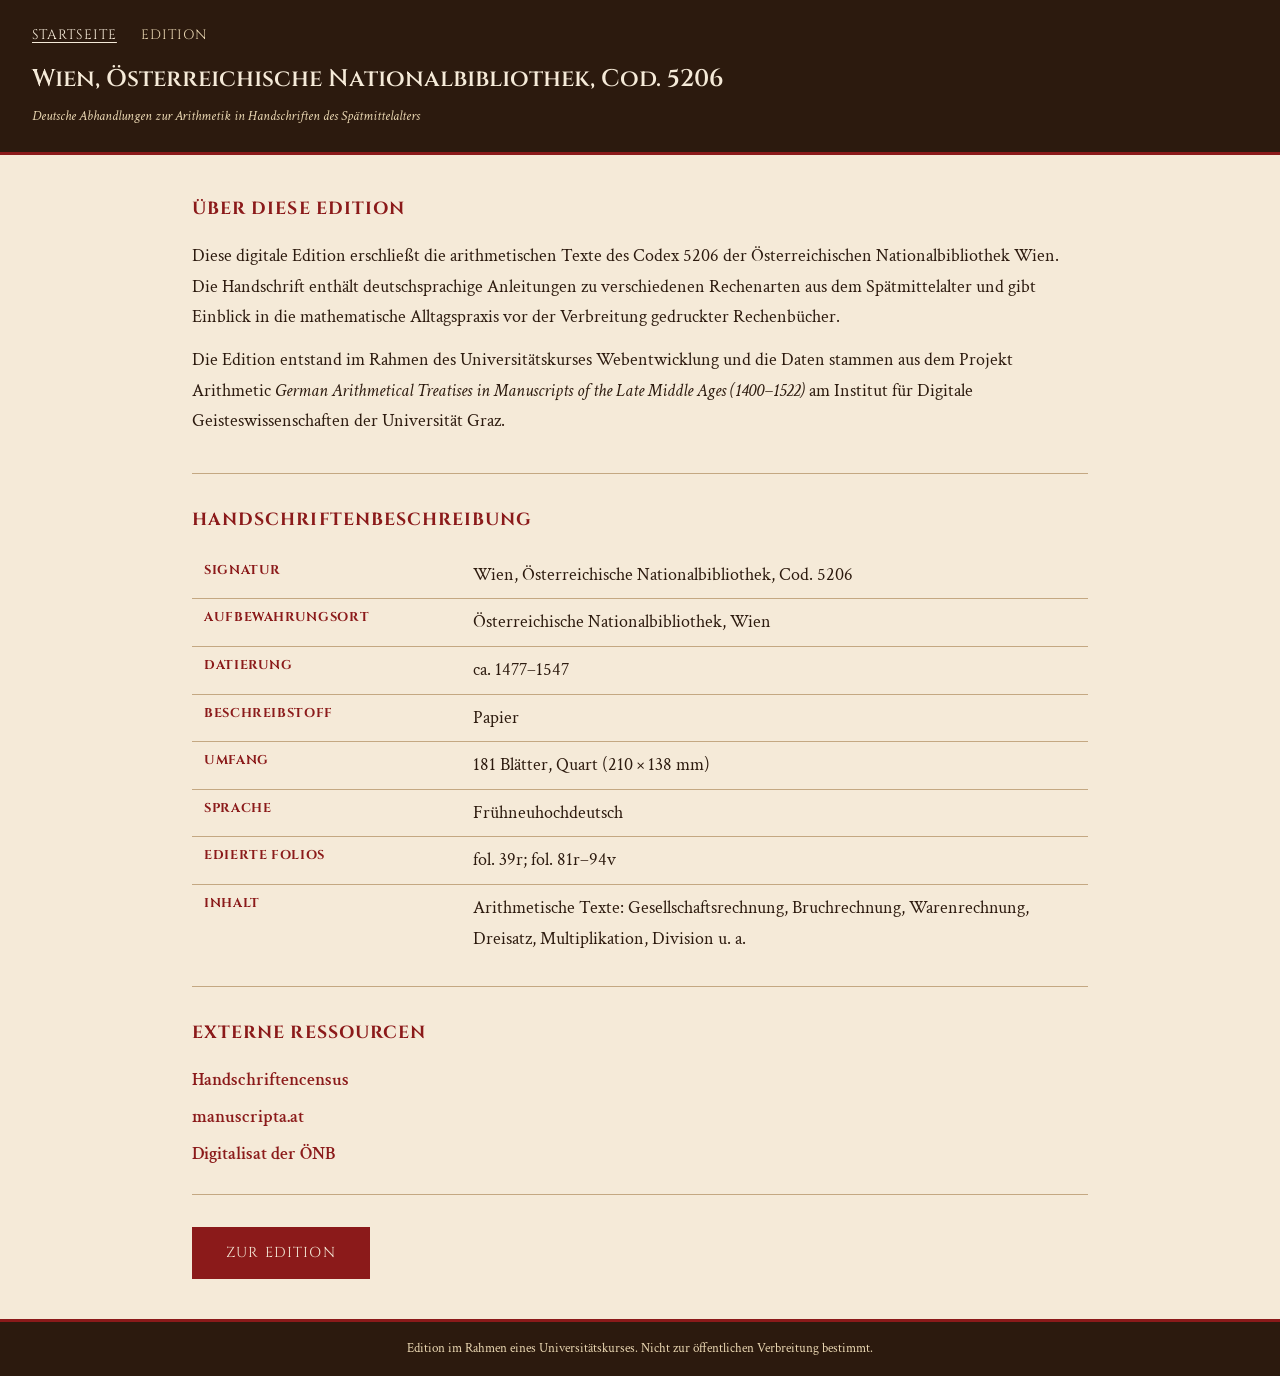
<file: index.html>
<!DOCTYPE html>
<html lang="de">
<head>
    <meta charset="UTF-8">
    <meta name="viewport" content="width=device-width, initial-scale=1.0">
    <meta name="description" content="Digitale Edition der arithmetischen Texte aus Wien, ÖNB Cod. 5206 – eine spätmittelalterliche Handschrift mit deutschsprachigen Rechenanleitungen (ca. 1477–1547).">
    <title>Wien, ÖNB Cod. 5206 – Digitale Edition</title>
    <link rel="stylesheet" href="css/style.css">
</head>
<body>

    <a class="skip-link" href="#main-content">Zum Inhalt springen</a>

    <header>
        <nav aria-label="Seitennavigation">
            <a href="index.html" aria-current="page">Startseite</a>
            <a href="edition.html">Edition</a>
        </nav>
        <h1>Wien, Österreichische Nationalbibliothek, Cod. 5206</h1>
        <p>Deutsche Abhandlungen zur Arithmetik in Handschriften des Spätmittelalters</p>
    </header>

    <main id="main-content">

        <section id="intro">
            <h2>Über diese Edition</h2>
            <p>
                Diese digitale Edition erschließt die arithmetischen Texte des Codex 5206
                der Österreichischen Nationalbibliothek Wien. Die Handschrift enthält
                deutschsprachige Anleitungen zu verschiedenen Rechenarten aus dem
                Spätmittelalter und gibt Einblick in die mathematische Alltagspraxis
                vor der Verbreitung gedruckter Rechenbücher.
            </p>
            <p>
                Die Edition entstand im Rahmen des Universitätskurses Webentwicklung und die Daten stammen aus dem Projekt Arithmetic
                <em>German Arithmetical Treatises in Manuscripts of the Late Middle Ages (1400–1522)</em>
                am Institut für Digitale Geisteswissenschaften der Universität Graz.
            </p>
        </section>

        <section id="manuscript-info">
            <h2>Handschriftenbeschreibung</h2>
            <table>
                <tr>
                    <th scope="row">Signatur</th>
                    <td>Wien, Österreichische Nationalbibliothek, Cod. 5206</td>
                </tr>
                <tr>
                    <th scope="row">Aufbewahrungsort</th>
                    <td>Österreichische Nationalbibliothek, Wien</td>
                </tr>
                <tr>
                    <th scope="row">Datierung</th>
                    <td>ca. 1477–1547</td>
                </tr>
                <tr>
                    <th scope="row">Beschreibstoff</th>
                    <td>Papier</td>
                </tr>
                <tr>
                    <th scope="row">Umfang</th>
                    <td>181 Blätter, Quart (210 × 138 mm)</td>
                </tr>
                <tr>
                    <th scope="row">Sprache</th>
                    <td>Frühneuhochdeutsch</td>
                </tr>
                <tr>
                    <th scope="row">Edierte Folios</th>
                    <td>fol. 39r; fol. 81r–94v</td>
                </tr>
                <tr>
                    <th scope="row">Inhalt</th>
                    <td>Arithmetische Texte: Gesellschaftsrechnung, Bruchrechnung,
                        Warenrechnung, Dreisatz, Multiplikation, Division u. a.</td>
                </tr>
            </table>
        </section>

        <section id="links">
            <h2>Externe Ressourcen</h2>
            <ul>
                <li>
                    <a href="https://handschriftencensus.de/11737" target="_blank" rel="noopener">
                        Handschriftencensus
                    </a>
                </li>
                <li>
                    <a href="https://manuscripta.at/?ID=6665" target="_blank" rel="noopener">
                        manuscripta.at
                    </a>
                </li>
                <li>
                    <a href="https://digital.onb.ac.at/RepViewer/viewer.faces?doc=DTL_4593643&order=1&view=SINGLE" target="_blank" rel="noopener">
                        Digitalisat der ÖNB
                    </a>
                </li>
            </ul>
        </section>

        <div id="cta">
            <a href="edition.html">Zur Edition</a>
        </div>

    </main>

    <footer>
        <p>Edition im Rahmen eines Universitätskurses. Nicht zur öffentlichen Verbreitung bestimmt.</p>
    </footer>

</body>
</html>
</file>
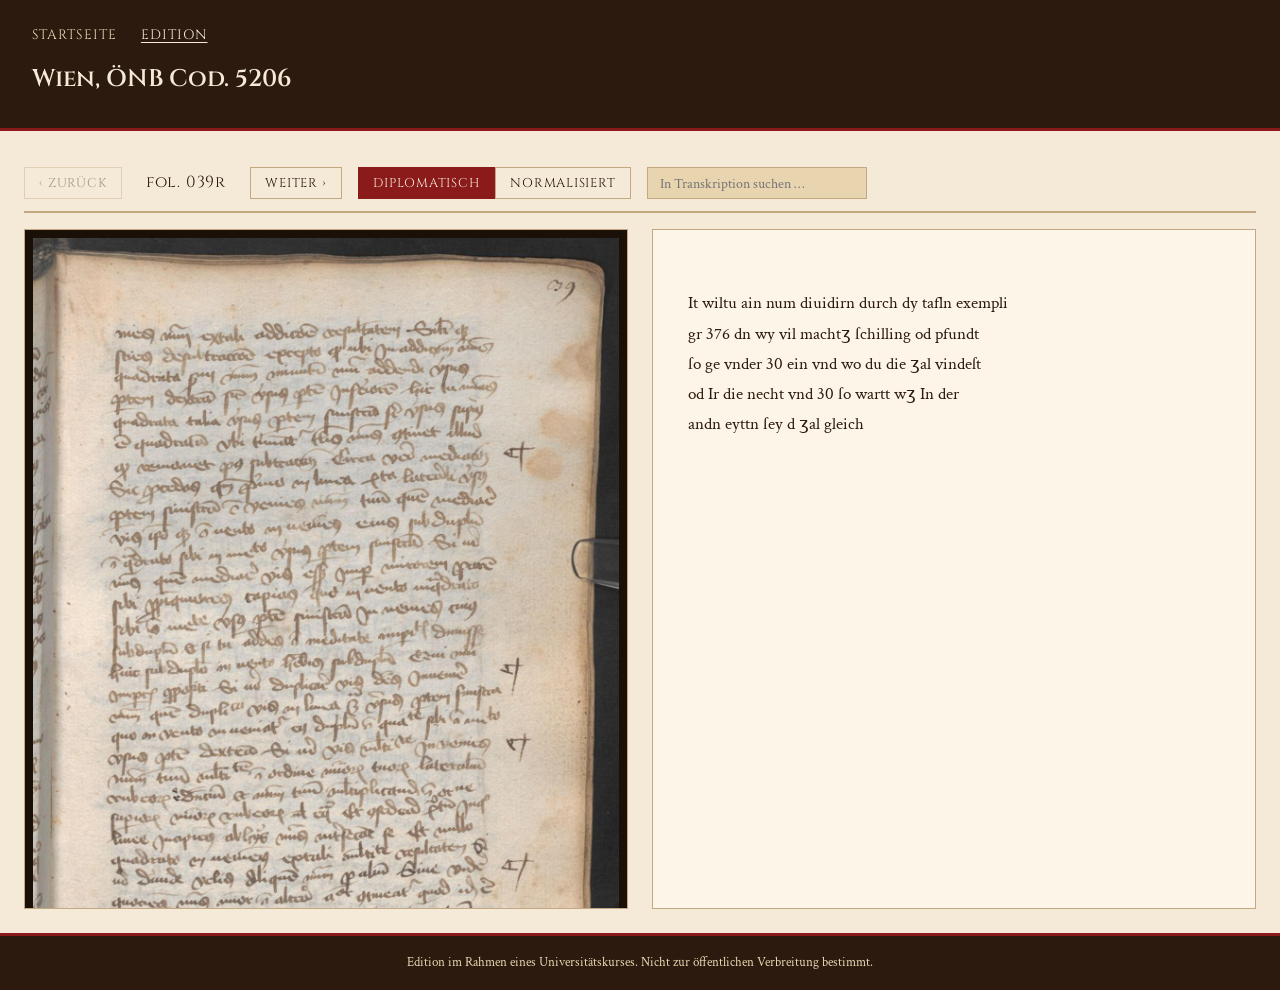
<file: edition.html>
<!DOCTYPE html>
<html lang="de">
<head>
    <meta charset="UTF-8">
    <meta name="viewport" content="width=device-width, initial-scale=1.0">
    <meta name="description" content="Editionsansicht: Faksimile und Transkription der arithmetischen Texte aus Wien, ÖNB Cod. 5206 mit diplomatischer und normalisierter Darstellung.">
    <title>Edition – Wien, ÖNB Cod. 5206</title>
    <link rel="stylesheet" href="css/style.css">
</head>
<body class="edition-page">

    <a class="skip-link" href="#main-content">Zum Inhalt springen</a>

    <header>
        <nav aria-label="Seitennavigation">
            <a href="index.html">Startseite</a>
            <a href="edition.html" aria-current="page">Edition</a>
        </nav>
        <h1>Wien, ÖNB Cod. 5206</h1>
    </header>

    <main id="main-content">

        <div id="edition-controls">

            <div id="page-navigation">
                <button id="btn-prev" type="button">&#8249; Zurück</button>
                <span id="current-folio">fol. 81r</span>
                <button id="btn-next" type="button">Weiter &#8250;</button>
            </div>

            <div id="transcription-toggle">
                <button id="btn-diplomatic" type="button" class="active">Diplomatisch</button>
                <button id="btn-normalized" type="button">Normalisiert</button>
            </div>

            <div id="search-box">
                <label for="search-input" class="visually-hidden">In Transkription suchen</label>
                <input id="search-input" type="search" placeholder="In Transkription suchen …" autocomplete="off">
            </div>

        </div>

        <div id="edition-view">

            <div id="facsimile-panel">
                <img id="facsimile-image" src="" alt="Faksimile fol. 81r">
            </div>

            <div id="transcription-panel" role="region" aria-label="Transkription">
            </div>

        </div>

        <div id="tooltip" role="tooltip" hidden>
            <span id="tooltip-type"></span>
            <span id="tooltip-section"></span>
        </div>

    </main>

    <footer>
        <p>Edition im Rahmen eines Universitätskurses. Nicht zur öffentlichen Verbreitung bestimmt.</p>
    </footer>

    <script src="js/main.js"></script>
    <script src="js/app.js"></script>
</body>
</html>
</file>
<file: css/style.css>
/* ============================================================
   SCHRIFTEN (Google Fonts)
   Cinzel: Überschriften | Crimson Text: Fließtext
   ============================================================ */
@import url('https://fonts.googleapis.com/css2?family=Cinzel:wght@400;600&family=Crimson+Text:ital,wght@0,400;0,600;1,400&display=swap');

/* ============================================================
   CSS-VARIABLEN: Farbschema
   ============================================================ */
:root {
    --color-bg:           #f5ead8; /* Pergamentton */
    --color-text:         #2c1a0e; /* Tintenbraun */
    --color-accent:       #8b1a1a; /* Dunkelrot (Rubrizierung) */
    --color-secondary:    #e8d5b0; /* Helles Beige */
    --color-border:       #c4a882; /* Mittleres Braun */
    --color-tooltip-bg:   rgba(61, 36, 9, 0.93);
    --color-tooltip-text: #f5ead8;

    --font-heading: 'Cinzel', 'Georgia', serif;
    --font-body:    'Crimson Text', 'Georgia', serif;
}

/* ============================================================
   RESET & BASIS
   ============================================================ */
*, *::before, *::after {
    box-sizing: border-box;
    margin: 0;
    padding: 0;
}

body {
    background-color: var(--color-bg);
    color: var(--color-text);
    font-family: var(--font-body);
    font-size: 1.125rem;
    line-height: 1.7;
    min-height: 100vh;
    display: flex;
    flex-direction: column;
}

/* ============================================================
   BARRIEREFREIHEIT: Hilfselemente
   ============================================================ */

/* Skip-Link: nur beim Fokus sichtbar (WCAG 2.4.1) */
.skip-link {
    position: absolute;
    left: -9999px;
    top: 1rem;
    z-index: 999;
    background-color: var(--color-accent);
    color: var(--color-bg);
    font-family: var(--font-heading);
    font-size: 0.85rem;
    letter-spacing: 0.06em;
    text-transform: uppercase;
    text-decoration: none;
    padding: 0.5rem 1rem;
}

.skip-link:focus {
    left: 1rem;
}

/* Visuell versteckt, aber für Screenreader vorhanden (WCAG 1.3.1) */
.visually-hidden {
    position: absolute;
    width: 1px;
    height: 1px;
    padding: 0;
    margin: -1px;
    overflow: hidden;
    clip: rect(0, 0, 0, 0);
    white-space: nowrap;
    border: 0;
}

/* ============================================================
   HEADER & NAVIGATION
   Mobile-first: kleinere Abstände als Basis
   ============================================================ */
header {
    background-color: var(--color-text);
    color: var(--color-bg);
    padding: 1rem;
    border-bottom: 3px solid var(--color-accent);
}

nav {
    display: flex;
    gap: 1.5rem;
    margin-bottom: 0.75rem;
}

nav a {
    font-family: var(--font-heading);
    font-size: 0.85rem;
    letter-spacing: 0.08em;
    text-transform: uppercase;
    color: var(--color-secondary);
    text-decoration: none;
}

nav a:hover {
    color: var(--color-bg);
    text-decoration: underline;
}

/* Aktiver Nav-Link (aria-current="page") */
nav a[aria-current="page"] {
    color: var(--color-bg);
    text-decoration: underline;
    text-underline-offset: 3px;
}

nav a:focus-visible {
    outline: 2px solid var(--color-bg);
    outline-offset: 3px;
}

header h1 {
    font-family: var(--font-heading);
    font-size: 1.2rem;
    font-weight: 600;
    color: var(--color-bg);
    margin-bottom: 0.25rem;
}

header p {
    font-size: 0.9rem;
    color: var(--color-secondary);
    font-style: italic;
}

/* ============================================================
   MAIN & FOOTER
   Mobile-first: keine max-width, kleinere Abstände
   ============================================================ */
main {
    flex: 1;
    padding: 1.25rem 1rem;
    width: 100%;
}

body.edition-page main {
    padding: 1rem;
}

footer {
    background-color: var(--color-text);
    color: var(--color-secondary);
    text-align: center;
    font-size: 0.8rem;
    padding: 1rem;
    border-top: 3px solid var(--color-accent);
}

/* ============================================================
   STARTSEITE
   ============================================================ */
#intro,
#manuscript-info,
#links {
    margin-bottom: 2rem;
    padding-bottom: 1.5rem;
    border-bottom: 1px solid var(--color-border);
}

h2 {
    font-family: var(--font-heading);
    font-size: 1.1rem;
    letter-spacing: 0.06em;
    text-transform: uppercase;
    color: var(--color-accent);
    margin-bottom: 1rem;
}

#intro p {
    margin-bottom: 0.75rem;
}

/* Tabelle: Handschriftdaten */
table {
    width: 100%;
    border-collapse: collapse;
}

th, td {
    text-align: left;
    padding: 0.5rem 0.75rem;
    border-bottom: 1px solid var(--color-border);
    vertical-align: top;
}

th {
    font-family: var(--font-heading);
    font-size: 0.8rem;
    letter-spacing: 0.05em;
    text-transform: uppercase;
    color: var(--color-accent);
    width: 40%;
    white-space: nowrap;
}

tr:last-child th,
tr:last-child td {
    border-bottom: none;
}

/* Externe Links */
#links ul {
    list-style: none;
    display: flex;
    flex-direction: column;
    gap: 0.4rem;
}

#links a {
    color: var(--color-accent);
    text-decoration: none;
    font-weight: 600;
}

#links a:hover {
    text-decoration: underline;
}

#links a:focus-visible {
    outline: 2px solid var(--color-accent);
    outline-offset: 2px;
}

/* Call-to-Action Button */
#cta {
    margin-top: 1rem;
}

#cta a {
    display: inline-block;
    background-color: var(--color-accent);
    color: var(--color-bg);
    font-family: var(--font-heading);
    font-size: 0.9rem;
    letter-spacing: 0.08em;
    text-transform: uppercase;
    text-decoration: none;
    padding: 0.75rem 2rem;
    border: 2px solid var(--color-accent);
    transition: background-color 0.2s, color 0.2s;
}

#cta a:hover {
    background-color: transparent;
    color: var(--color-accent);
}

#cta a:focus-visible {
    outline: 2px solid var(--color-accent);
    outline-offset: 3px;
}

/* ============================================================
   EDITIONSANSICHT: STEUERLEISTE
   Mobile-first: untereinander gestapelt
   ============================================================ */
#edition-controls {
    display: flex;
    flex-direction: column;
    align-items: flex-start;
    padding: 0.75rem 0;
    margin-bottom: 1rem;
    border-bottom: 2px solid var(--color-border);
    gap: 0.75rem;
}

/* Seitennavigation */
#page-navigation {
    display: flex;
    align-items: center;
    gap: 1rem;
}

#current-folio {
    font-family: var(--font-heading);
    font-size: 1rem;
    letter-spacing: 0.05em;
    min-width: 6rem;
    text-align: center;
}

/* Buttons */
button {
    font-family: var(--font-heading);
    font-size: 0.8rem;
    letter-spacing: 0.06em;
    text-transform: uppercase;
    background-color: transparent;
    color: var(--color-text);
    border: 1px solid var(--color-border);
    padding: 0.4rem 0.9rem;
    cursor: pointer;
    transition: background-color 0.15s, color 0.15s, border-color 0.15s;
}

button:hover {
    background-color: var(--color-accent);
    color: var(--color-bg);
    border-color: var(--color-accent);
}

/* Sichtbarer Fokus-Indikator (WCAG 2.4.7) */
button:focus-visible {
    outline: 2px solid var(--color-accent);
    outline-offset: 2px;
}

button:disabled {
    opacity: 0.4;
    cursor: default;
    pointer-events: none;
}

/* Toggle aktiver Zustand */
#transcription-toggle {
    display: flex;
    gap: 0;
}

#transcription-toggle button {
    border-radius: 0;
}

#transcription-toggle button.active {
    background-color: var(--color-accent);
    color: var(--color-bg);
    border-color: var(--color-accent);
}

/* ============================================================
   EDITIONSANSICHT: LAYOUT
   Mobile-first: einspaltig gestapelt
   ============================================================ */
#edition-view {
    display: grid;
    grid-template-columns: 1fr;
    gap: 1rem;
}

/* Faksimile-Panel */
#facsimile-panel {
    overflow-y: auto;
    border: 1px solid var(--color-border);
    background-color: #1a1008;
    display: flex;
    align-items: flex-start;
    justify-content: center;
    padding: 0.5rem;
    min-height: 260px;
    max-height: 50vh;
}

#facsimile-image {
    max-width: 100%;
    height: auto;
    display: block;
}

/* Transkriptions-Panel */
#transcription-panel {
    overflow-y: auto;
    padding: 1.25rem;
    border: 1px solid var(--color-border);
    background-color: #fdf6e8;
    font-size: 1.05rem;
    line-height: 1.8;
    min-height: 200px;
    max-height: 50vh;
}

/* Textabschnitte aus dem XML */
.text-section {
    margin-bottom: 1.25rem;
    padding: 0.5rem 0.75rem;
    border-left: 3px solid transparent;
    position: relative;
    cursor: default;
    transition: border-color 0.15s, background-color 0.15s;
}

.text-section:hover {
    border-left-color: var(--color-accent);
    background-color: rgba(139, 26, 26, 0.06);
}

/* Hervorhebungen aus dem XML (<hi rend="...">) */
.hi-heading {
    font-family: var(--font-heading);
    font-size: 1rem;
    letter-spacing: 0.04em;
    color: var(--color-accent);
    display: block;
    margin-bottom: 0.3rem;
}

.hi-initial {
    font-size: 1.6em;
    font-weight: 600;
    float: left;
    line-height: 1;
    margin-right: 0.1em;
    color: var(--color-accent);
}

.hi-superscript {
    vertical-align: super;
    font-size: 0.75em;
}

.hi-subscript {
    vertical-align: sub;
    font-size: 0.75em;
}

/* Unsichere Lesungen (<unclear>) */
.unclear {
    color: #888;
    font-style: italic;
}

/* ============================================================
   TEXTSUCHE (app.js)
   Mobile-first: volle Breite
   ============================================================ */
#search-box {
    width: 100%;
}

#search-box input {
    font-family: var(--font-body);
    font-size: 0.9rem;
    background-color: var(--color-secondary);
    color: var(--color-text);
    border: 1px solid var(--color-border);
    padding: 0.35rem 0.75rem;
    width: 100%;
}

/* Fokus sichtbar machen (WCAG 2.4.7) — kein outline: none */
#search-box input:focus {
    border-color: var(--color-accent);
    outline: 2px solid var(--color-accent);
    outline-offset: 1px;
}

mark {
    background-color: #f5c518;
    color: var(--color-text);
    padding: 0 1px;
    border-radius: 2px;
}

/* ============================================================
   TOOLTIP
   ============================================================ */
#tooltip {
    position: fixed;
    background-color: var(--color-tooltip-bg);
    color: var(--color-tooltip-text);
    font-family: var(--font-heading);
    font-size: 0.78rem;
    letter-spacing: 0.05em;
    padding: 0.5rem 0.85rem;
    pointer-events: none;
    z-index: 100;
    max-width: 260px;
    line-height: 1.5;
}

#tooltip[hidden] {
    display: none;
}

#tooltip-type {
    display: block;
    font-weight: 600;
    text-transform: uppercase;
}

#tooltip-section {
    display: block;
    font-style: italic;
    font-family: var(--font-body);
    font-size: 0.85rem;
    opacity: 0.85;
}

/* ============================================================
   RESPONSIVE BREAKPOINTS (Mobile-First)
   ============================================================ */

/* Tablet: 640px+ */
@media (min-width: 640px) {
    header {
        padding: 1.25rem 1.5rem;
    }

    header h1 {
        font-size: 1.4rem;
    }

    main {
        padding: 2rem 1.5rem;
    }

    body.edition-page main {
        padding: 1.25rem 1.5rem;
    }

    footer {
        padding: 1rem 1.5rem;
    }

    th {
        width: 30%;
    }

    #edition-controls {
        flex-direction: row;
        align-items: center;
        flex-wrap: wrap;
        gap: 1rem;
    }

    #search-box {
        width: auto;
    }

    #search-box input {
        width: 200px;
    }
}

/* Desktop: 960px+ */
@media (min-width: 960px) {
    header {
        padding: 1.5rem 2rem;
    }

    header h1 {
        font-size: 1.5rem;
    }

    main {
        padding: 2.5rem 2rem;
        max-width: 960px;
        margin: 0 auto;
    }

    body.edition-page main {
        max-width: 100%;
        padding: 1.5rem;
    }

    footer {
        padding: 1rem 2rem;
    }

    #edition-controls {
        flex-wrap: nowrap;
    }

    #edition-view {
        grid-template-columns: 1fr 1fr;
        gap: 1.5rem;
        height: calc(100vh - 220px);
    }

    #facsimile-panel,
    #transcription-panel {
        max-height: none;
    }

    #search-box input {
        width: 220px;
    }
}
</file>
